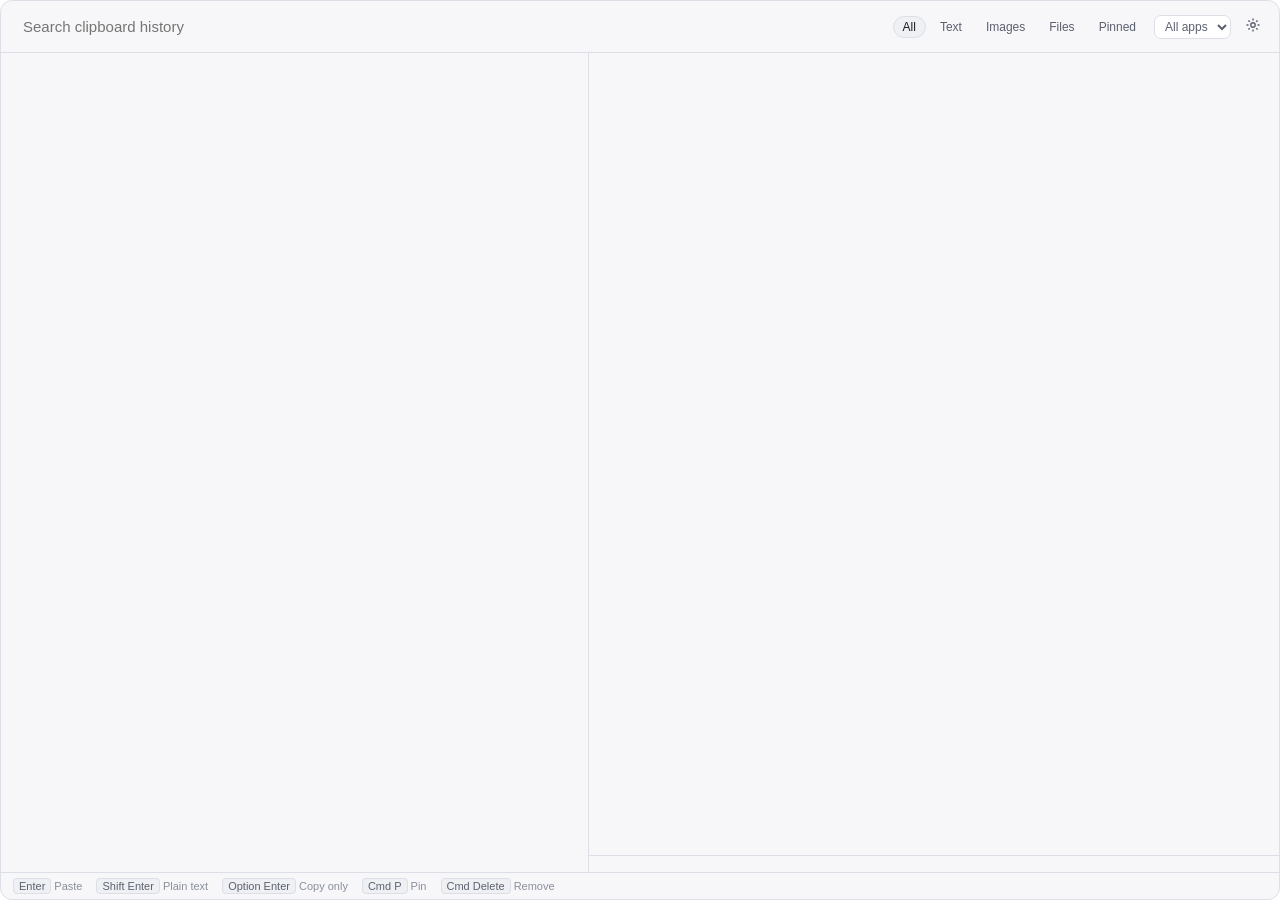
<file: ui/index.html>
<!doctype html>
<html lang="en">
<head>
  <meta charset="utf-8">
  <title>HateClip</title>
  <link rel="stylesheet" href="style.css">
</head>
<body class="panel">
  <div class="shell">
    <div class="top">
      <input id="search" class="search" type="text" placeholder="Search clipboard history" autocomplete="off" spellcheck="false">
      <div class="filters" id="filters">
        <button class="chip active" data-filter="all">All</button>
        <button class="chip" data-filter="text">Text</button>
        <button class="chip" data-filter="image">Images</button>
        <button class="chip" data-filter="files">Files</button>
        <button class="chip" data-filter="pinned">Pinned</button>
      </div>
      <select id="source" class="source" title="Show items copied from one app" aria-label="Filter by app">
        <option value="">All apps</option>
      </select>
      <button class="icon-btn" id="settings-btn" title="Settings (Cmd+,)" aria-label="Settings">
        <svg width="16" height="16" viewBox="0 0 16 16" fill="none" stroke="currentColor" stroke-width="1.4"><circle cx="8" cy="8" r="2.2"/><path d="M8 1.5v2M8 12.5v2M1.5 8h2M12.5 8h2M3.4 3.4l1.4 1.4M11.2 11.2l1.4 1.4M3.4 12.6l1.4-1.4M11.2 4.8l1.4-1.4"/></svg>
      </button>
    </div>
    <div class="main">
      <div class="list" id="list" role="listbox" aria-label="Clipboard history"></div>
      <div class="preview">
        <div class="preview-body" id="preview"></div>
        <div class="preview-meta" id="preview-meta"></div>
      </div>
    </div>
    <div class="footer">
      <span><kbd>Enter</kbd> Paste</span>
      <span><kbd>Shift Enter</kbd> Plain text</span>
      <span><kbd>Option Enter</kbd> Copy only</span>
      <span><kbd>Cmd P</kbd> Pin</span>
      <span><kbd>Cmd Delete</kbd> Remove</span>
      <span class="spacer"></span>
      <span id="count"></span>
    </div>
    <div class="toast" id="toast"></div>
  </div>
  <script src="panel.js"></script>
</body>
</html>
</file>
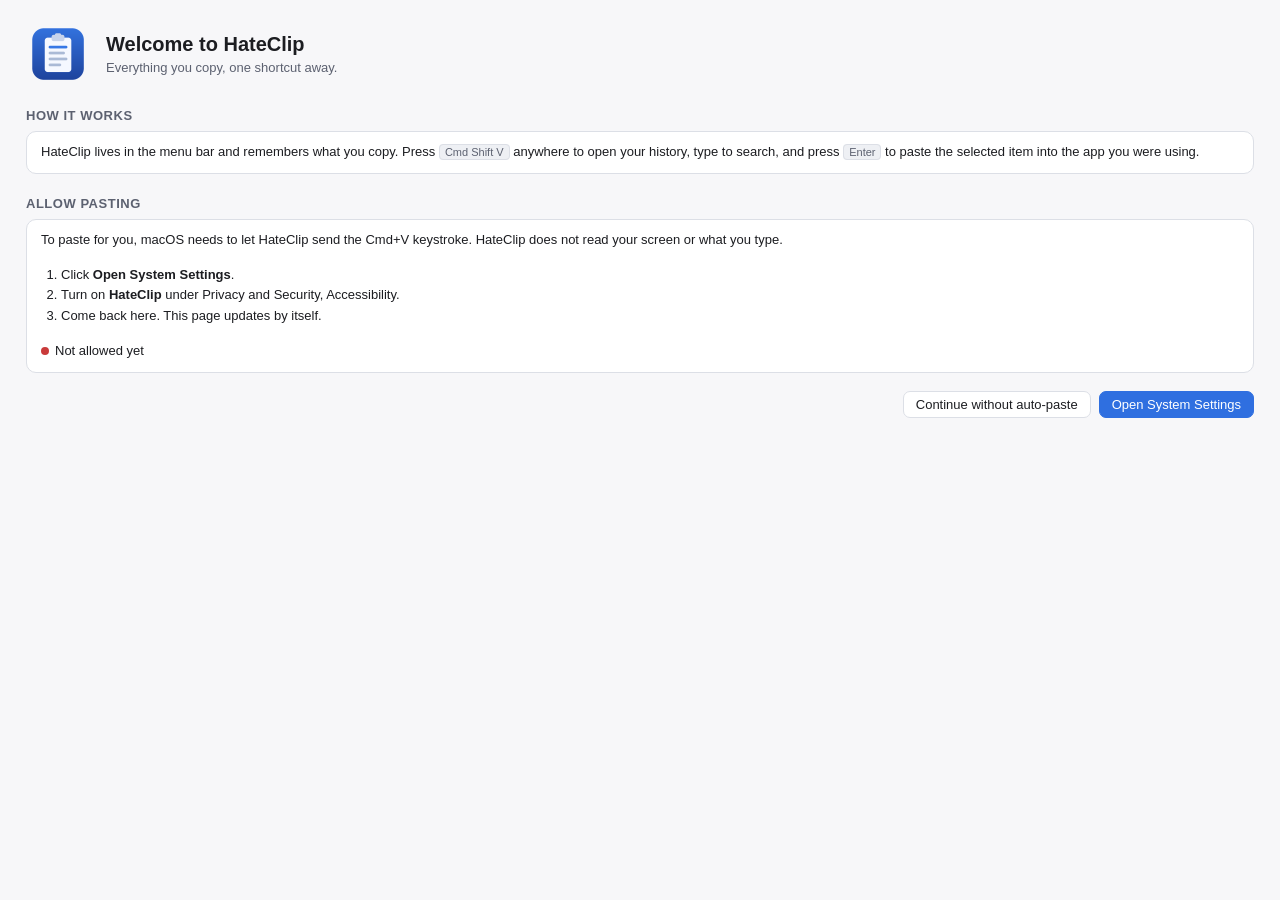
<file: ui/onboarding.html>
<!doctype html>
<html lang="en">
<head>
  <meta charset="utf-8">
  <title>Welcome to HateClip</title>
  <link rel="stylesheet" href="style.css">
</head>
<body>
  <div class="page">
    <div class="hero">
      <img src="app-icon.png" alt="">
      <div>
        <h1>Welcome to HateClip</h1>
        <div class="muted">Everything you copy, one shortcut away.</div>
      </div>
    </div>

    <h2>How it works</h2>
    <div class="card"><div class="field" style="display:block; line-height:1.6">
      HateClip lives in the menu bar and remembers what you copy. Press
      <kbd id="shortcut">Cmd Shift V</kbd> anywhere to open your history, type to search,
      and press <kbd>Enter</kbd> to paste the selected item into the app you were using.
    </div></div>

    <h2>Allow pasting</h2>
    <div class="card">
      <div class="field" style="display:block; line-height:1.6">
        To paste for you, macOS needs to let HateClip send the Cmd+V keystroke. HateClip does not read your screen or what you type.
        <ol class="steps">
          <li>Click <b>Open System Settings</b>.</li>
          <li>Turn on <b>HateClip</b> under Privacy and Security, Accessibility.</li>
          <li>Come back here. This page updates by itself.</li>
        </ol>
        <span class="status"><span class="dot" id="ax-dot"></span><span id="ax-text">Not allowed yet</span></span>
      </div>
    </div>

    <div class="actions">
      <button id="skip">Continue without auto-paste</button>
      <button class="primary" id="grant">Open System Settings</button>
      <button class="primary" id="done" style="display:none">Start using HateClip</button>
    </div>
  </div>
  <script src="onboarding.js"></script>
</body>
</html>
</file>
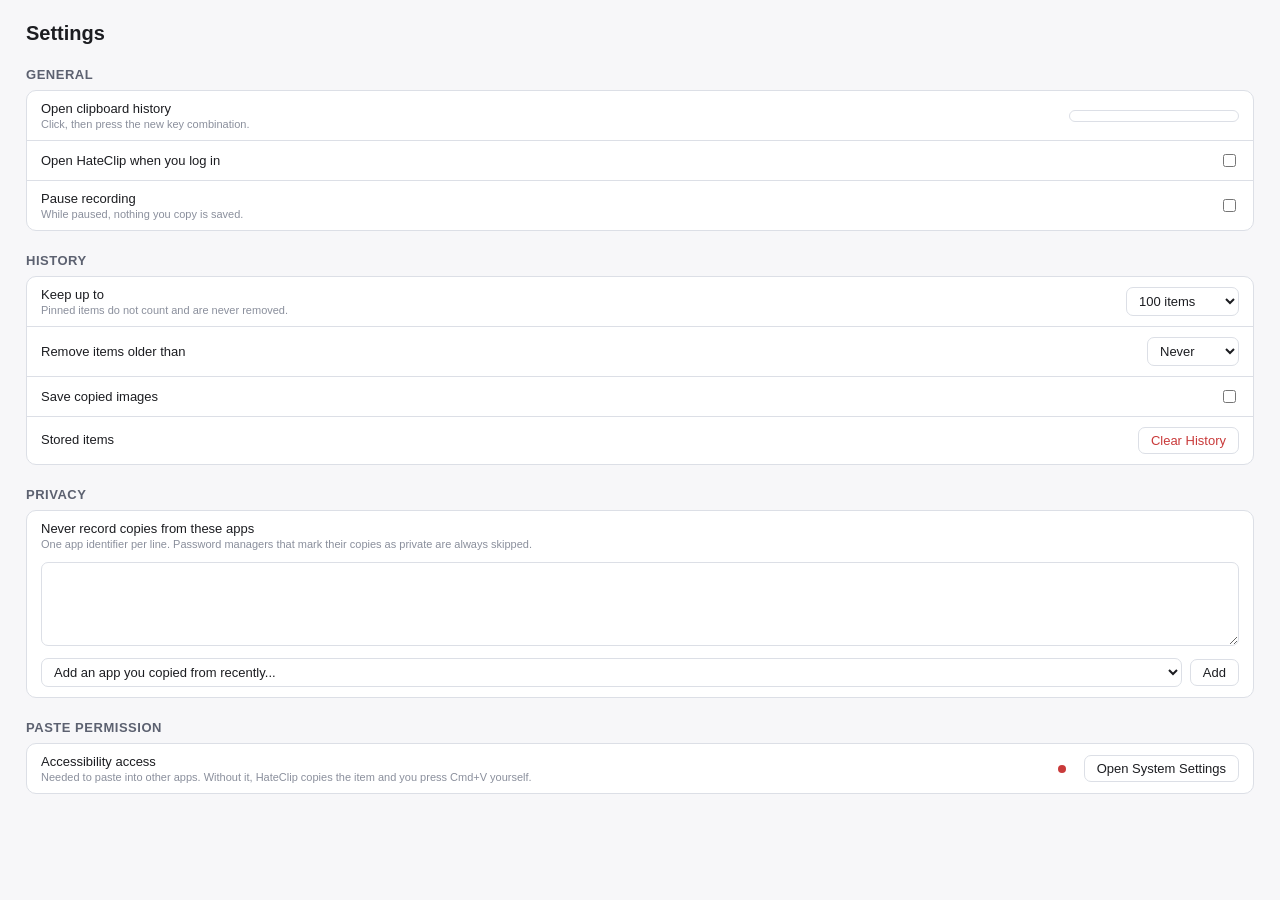
<file: ui/settings.html>
<!doctype html>
<html lang="en">
<head>
  <meta charset="utf-8">
  <title>HateClip Settings</title>
  <link rel="stylesheet" href="style.css">
</head>
<body>
  <div class="page">
    <h1>Settings</h1>
    <div class="muted" id="version"></div>

    <h2>General</h2>
    <div class="card">
      <div class="field">
        <label>Open clipboard history<span class="hint">Click, then press the new key combination.</span></label>
        <button class="recorder" id="shortcut"></button>
      </div>
      <div class="field">
        <label for="launch">Open HateClip when you log in</label>
        <input type="checkbox" id="launch">
      </div>
      <div class="field">
        <label for="paused">Pause recording<span class="hint">While paused, nothing you copy is saved.</span></label>
        <input type="checkbox" id="paused">
      </div>
    </div>

    <h2>History</h2>
    <div class="card">
      <div class="field">
        <label for="max-items">Keep up to<span class="hint">Pinned items do not count and are never removed.</span></label>
        <select id="max-items">
          <option value="100">100 items</option>
          <option value="500">500 items</option>
          <option value="1000">1,000 items</option>
          <option value="5000">5,000 items</option>
          <option value="20000">20,000 items</option>
        </select>
      </div>
      <div class="field">
        <label for="max-age">Remove items older than</label>
        <select id="max-age">
          <option value="0">Never</option>
          <option value="1">1 day</option>
          <option value="7">1 week</option>
          <option value="30">1 month</option>
          <option value="90">3 months</option>
          <option value="365">1 year</option>
        </select>
      </div>
      <div class="field">
        <label for="images">Save copied images</label>
        <input type="checkbox" id="images">
      </div>
      <div class="field">
        <label>Stored items<span class="hint" id="data-dir"></span></label>
        <span id="item-count" class="muted"></span>
        <button class="danger" id="clear">Clear History</button>
      </div>
    </div>

    <h2>Privacy</h2>
    <div class="card">
      <div class="field stack">
        <label for="excluded">Never record copies from these apps<span class="hint">One app identifier per line. Password managers that mark their copies as private are always skipped.</span></label>
        <textarea id="excluded" spellcheck="false"></textarea>
        <div style="display:flex; gap:8px; align-items:center">
          <select id="sources" style="flex:1"><option value="">Add an app you copied from recently...</option></select>
          <button id="add-source">Add</button>
        </div>
      </div>
    </div>

    <h2>Paste permission</h2>
    <div class="card">
      <div class="field">
        <label>Accessibility access<span class="hint">Needed to paste into other apps. Without it, HateClip copies the item and you press Cmd+V yourself.</span></label>
        <span class="status"><span class="dot" id="ax-dot"></span><span id="ax-text"></span></span>
        <button id="ax-btn">Open System Settings</button>
      </div>
    </div>

    <div class="error" id="error"></div>
  </div>
  <script src="settings.js"></script>
</body>
</html>
</file>
<file: ui/style.css>
:root {
  color-scheme: light dark;
  --bg: #f7f7f9;
  --surface: #ffffff;
  --surface-2: #eef0f4;
  --border: #dcdfe6;
  --text: #1c1d21;
  --text-2: #5c6170;
  --text-3: #8a8f9c;
  --accent: #2f6fe0;
  --accent-text: #ffffff;
  --selected: #2f6fe0;
  --selected-text: #ffffff;
  --danger: #c93a3a;
  --ok: #2f8f4e;
  --radius: 12px;
  font-family: -apple-system, BlinkMacSystemFont, "SF Pro Text", "Helvetica Neue", sans-serif;
  font-size: 13px;
}
@media (prefers-color-scheme: dark) {
  :root {
    --bg: #1e1f23;
    --surface: #26272c;
    --surface-2: #31333a;
    --border: #3b3d45;
    --text: #ececf0;
    --text-2: #a8acb8;
    --text-3: #7d8190;
    --accent: #4f8bf5;
    --selected: #3d78e6;
    --danger: #e06464;
    --ok: #4cbf72;
  }
}
* { box-sizing: border-box; }
html, body { margin: 0; height: 100%; color: var(--text); }
body { background: var(--bg); -webkit-user-select: none; user-select: none; cursor: default; }
button {
  font: inherit; color: var(--text); background: var(--surface); border: 1px solid var(--border);
  border-radius: 7px; padding: 5px 12px; cursor: pointer;
}
button:hover { background: var(--surface-2); }
button.primary { background: var(--accent); border-color: var(--accent); color: var(--accent-text); }
button.primary:hover { filter: brightness(1.08); }
button.danger { color: var(--danger); }
input, select, textarea {
  font: inherit; color: var(--text); background: var(--surface); border: 1px solid var(--border);
  border-radius: 7px; padding: 5px 8px; outline: none;
}
input:focus, select:focus, textarea:focus { border-color: var(--accent); }
kbd {
  font: 11px -apple-system, sans-serif; padding: 1px 5px; border-radius: 4px;
  background: var(--surface-2); border: 1px solid var(--border); color: var(--text-2);
}
.muted { color: var(--text-2); }

/* Panel */
body.panel { background: transparent; }
.shell {
  position: absolute; inset: 0; display: flex; flex-direction: column;
  background: var(--bg); border: 1px solid var(--border); border-radius: var(--radius); overflow: hidden;
}
.top { display: flex; gap: 8px; align-items: center; padding: 10px 12px; border-bottom: 1px solid var(--border); }
.search { flex: 1; font-size: 15px; padding: 7px 10px; border: none; background: transparent; }
.search:focus { border: none; }
.filters { display: flex; gap: 4px; }
.chip {
  padding: 3px 9px; border-radius: 999px; border: 1px solid transparent; background: transparent;
  color: var(--text-2); font-size: 12px;
}
.chip.active { background: var(--surface-2); border-color: var(--border); color: var(--text); }
.source { max-width: 130px; font-size: 12px; padding: 3px 6px; color: var(--text-2); }
.icon-btn { border: none; background: transparent; padding: 4px 6px; color: var(--text-2); }
.main { flex: 1; display: flex; min-height: 0; }
.list { width: 46%; overflow-y: auto; padding: 6px; border-right: 1px solid var(--border); }
.row {
  display: flex; gap: 8px; align-items: center; padding: 7px 8px; border-radius: 8px; min-height: 40px;
}
.row .key { width: 16px; color: var(--text-3); font-size: 11px; text-align: center; flex: none; }
.row .kind { width: 18px; height: 18px; color: var(--text-3); flex: none; }
.row .thumb { width: 34px; height: 26px; object-fit: cover; border-radius: 4px; flex: none; background: var(--surface-2); }
.row .body { flex: 1; min-width: 0; }
.row .title { white-space: nowrap; overflow: hidden; text-overflow: ellipsis; }
.row .meta { font-size: 11px; color: var(--text-3); white-space: nowrap; overflow: hidden; text-overflow: ellipsis; margin-top: 1px; }
.row .pin { width: 12px; height: 12px; color: var(--accent); flex: none; }
.row.selected { background: var(--selected); color: var(--selected-text); }
.row.selected .meta, .row.selected .key, .row.selected .kind, .row.selected .pin { color: rgba(255,255,255,0.8); }
.empty { padding: 40px 16px; text-align: center; color: var(--text-3); }
.preview { flex: 1; min-width: 0; display: flex; flex-direction: column; }
.preview-body { flex: 1; overflow: auto; padding: 12px 14px; -webkit-user-select: text; user-select: text; }
.preview-body pre {
  margin: 0; white-space: pre-wrap; word-break: break-word;
  font: 12px ui-monospace, "SF Mono", Menlo, monospace; line-height: 1.5;
}
.preview-body img { max-width: 100%; max-height: 100%; display: block; margin: auto; border-radius: 6px; }
.preview-body ul { margin: 0; padding-left: 18px; }
.preview-body li { margin: 3px 0; word-break: break-all; }
.preview-meta { padding: 8px 14px; border-top: 1px solid var(--border); font-size: 11px; color: var(--text-3); display: flex; gap: 12px; flex-wrap: wrap; }
.footer {
  display: flex; gap: 14px; align-items: center; padding: 7px 12px; border-top: 1px solid var(--border);
  color: var(--text-3); font-size: 11px; flex-wrap: nowrap; overflow: hidden; white-space: nowrap;
}
.footer .spacer { flex: 1; }
.toast {
  position: absolute; left: 50%; bottom: 44px; transform: translateX(-50%); background: var(--text);
  color: var(--bg); padding: 6px 12px; border-radius: 8px; font-size: 12px; opacity: 0; transition: opacity .15s;
  pointer-events: none;
}
.toast.show { opacity: 0.92; }

/* Settings and onboarding */
.page { padding: 22px 26px; }
.page h1 { font-size: 20px; margin: 0 0 4px; font-weight: 600; }
.page h2 { font-size: 13px; margin: 22px 0 8px; font-weight: 600; color: var(--text-2); text-transform: uppercase; letter-spacing: 0.04em; }
.card { background: var(--surface); border: 1px solid var(--border); border-radius: 10px; }
.field { display: flex; align-items: center; gap: 12px; padding: 10px 14px; border-top: 1px solid var(--border); }
.field:first-child { border-top: none; }
.field label { flex: 1; }
.field .hint { display: block; font-size: 11px; color: var(--text-3); margin-top: 2px; }
.field.stack { flex-direction: column; align-items: stretch; }
.recorder { min-width: 170px; text-align: center; }
.recorder.recording { border-color: var(--accent); color: var(--accent); }
textarea { width: 100%; min-height: 84px; resize: vertical; font: 12px ui-monospace, Menlo, monospace; -webkit-user-select: text; user-select: text; }
.status { display: inline-flex; align-items: center; gap: 6px; font-weight: 500; }
.dot { width: 8px; height: 8px; border-radius: 50%; background: var(--danger); }
.dot.ok { background: var(--ok); }
.error { color: var(--danger); font-size: 12px; min-height: 16px; margin-top: 8px; }
.actions { display: flex; gap: 8px; justify-content: flex-end; margin-top: 18px; }
.steps { margin: 14px 0; padding-left: 20px; line-height: 1.6; }
.hero { display: flex; gap: 16px; align-items: center; margin-bottom: 8px; }
.hero img { width: 64px; height: 64px; }
</file>
